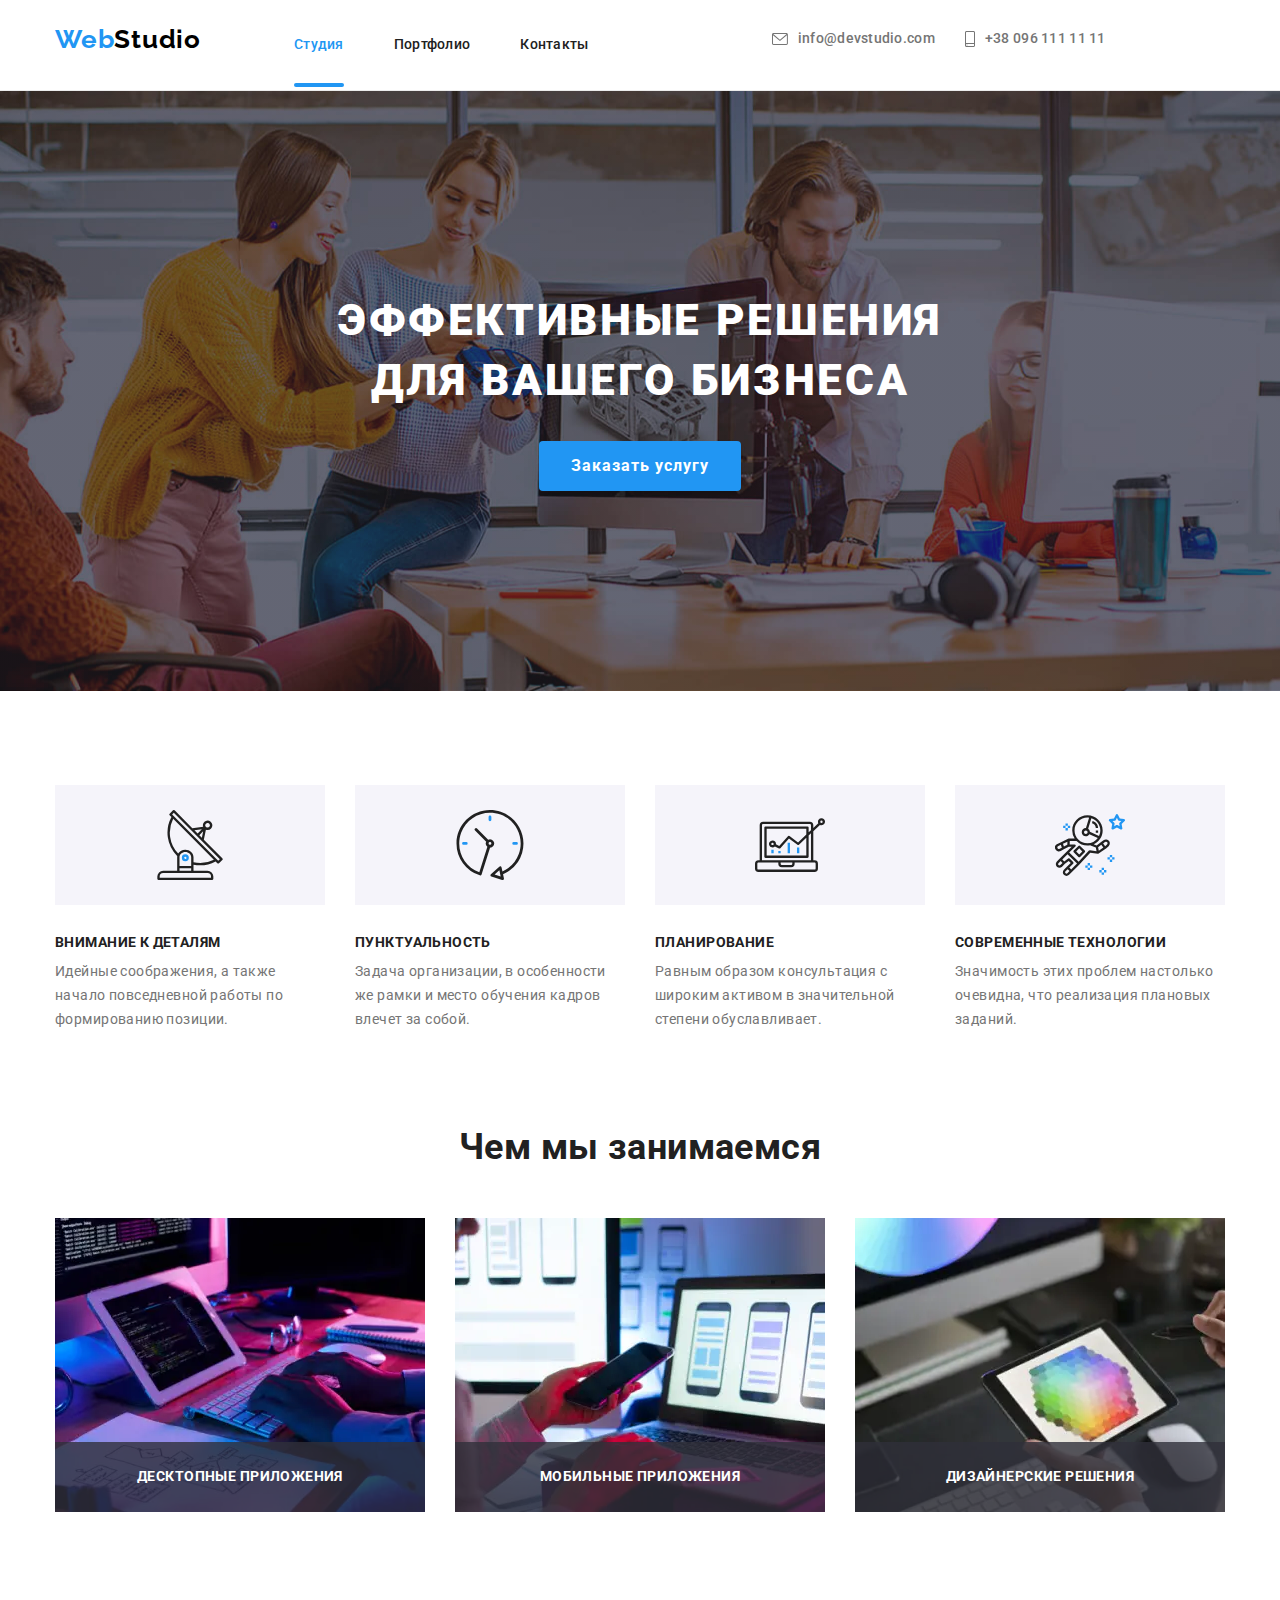
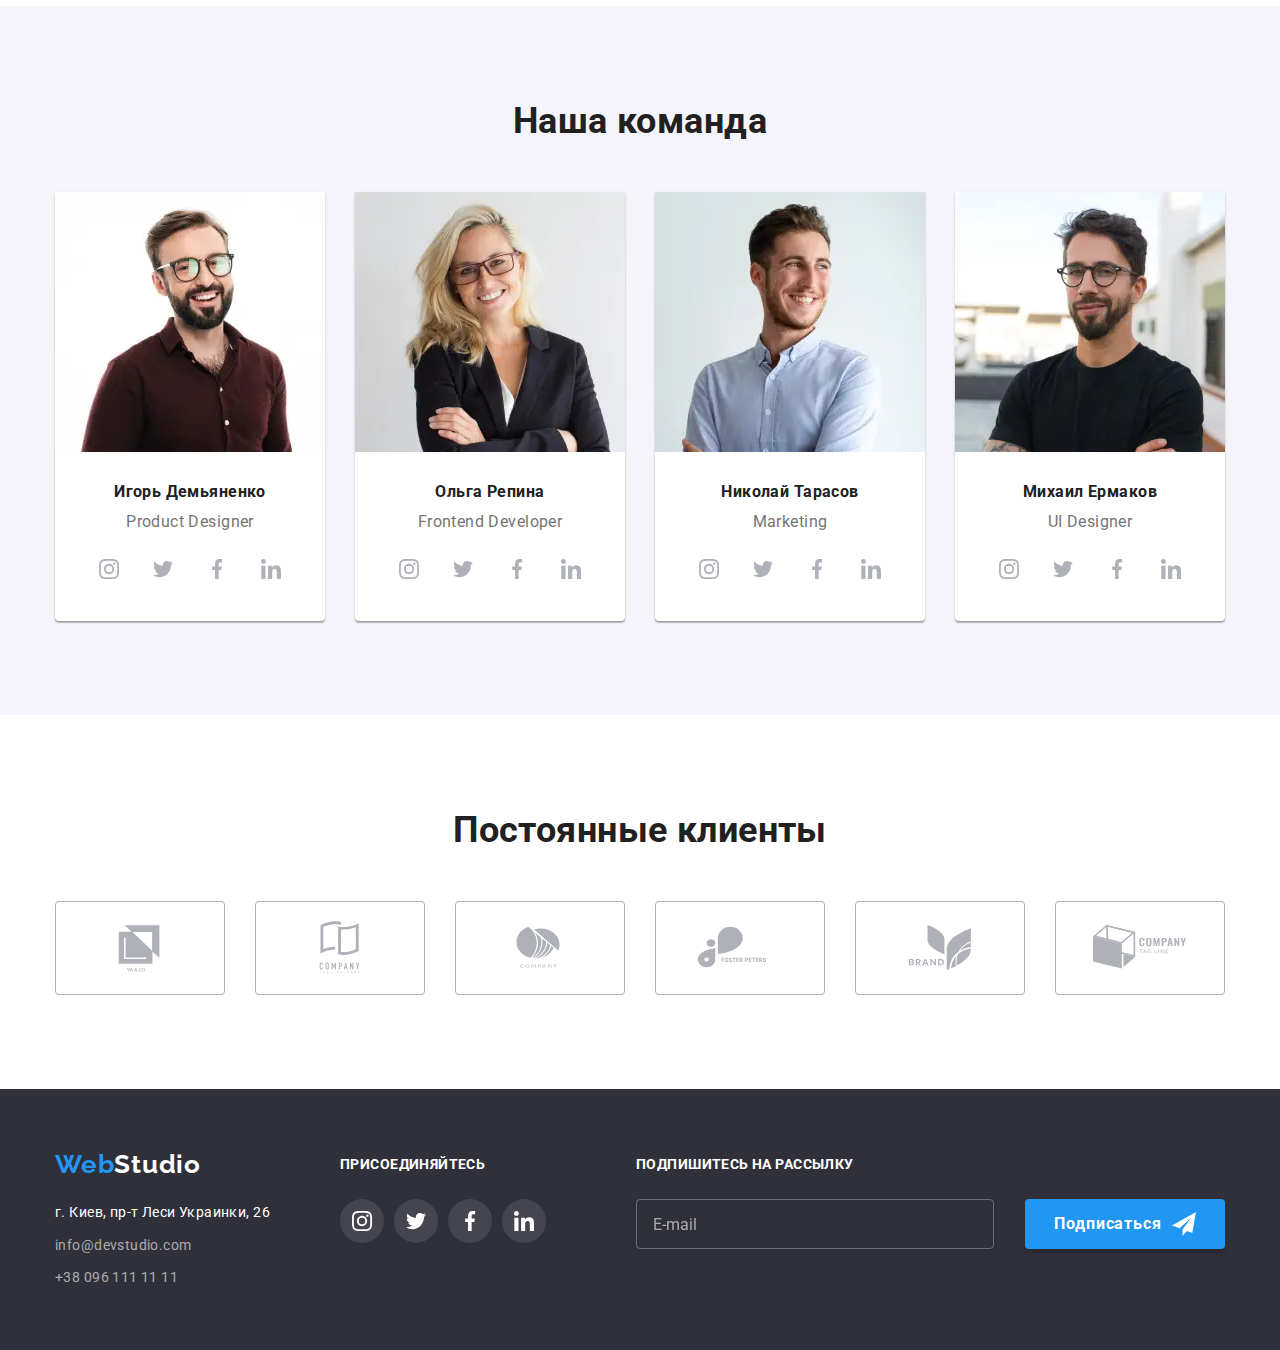
<file: index.html>
<!DOCTYPE html>
<html lang="ru">
  <head>
    <meta charset="UTF-8" />
    <meta http-equiv="X-UA-Compatible" content="IE=edge" />
    <meta name="viewport" content="width=device-width, initial-scale=1.0" />
    <title>WebStudio</title>
    <link rel="preconnect" href="https://fonts.gstatic.com" />
    <link
      href="https://fonts.googleapis.com/css2?family=Raleway:wght@700&family=Roboto:wght@400;500;700;900&display=swap"
      rel="stylesheet"
    />
    <link rel="stylesheet" href="./css/main.min.css" />
  </head>
  <body>
    <!-- Шапка сайта -->
    <header class="page-header">
      <div class="container">
        <nav class="nav">
          <a href="./" class="logo link page-header__logo"
            >Web<span class="logo__word logo__word--black">Studio</span></a
          >
          <ul class="site-nav list">
            <li class="site-nav__item">
              <a href="" class="link site-nav__link site-nav__link--current"
                >Студия</a
              >
            </li>
            <li class="site-nav__item">
              <a href="./portfolio.html" class="link site-nav__link"
                >Портфолио</a
              >
            </li>
            <li class="site-nav__item">
              <a href="" class="link site-nav__link">Контакты</a>
            </li>
          </ul>
        </nav>
        <ul class="contact list">
          <li class="contact__item">
            <a href="mailto:info@devstudio.com" class="contact__link link"
              ><svg class="contact__icon" width="16" height="12">
                <use href="./images/icons.svg#icon-envelope"></use></svg
              >info@devstudio.com</a
            >
          </li>
          <li class="contact__item">
            <a href="tel:+380961111111" class="contact__link link">
              <svg class="contact__icon" width="10px" height="16px">
                <use href="./images/icons.svg#icon-smartphone"></use>
              </svg>
              +38 096 111 11 11</a
            >
          </li>
        </ul>
        <div class="box-mobile-menu">
          <button class="mobile-menu__btn is-open" data-menu-button>
            <svg
              class="mobile-menu__icon"
              width="40"
              height="40"
              aria-label="Переключатель мобильного меню"
            >
              <use
                class="mobile-menu__icon-menu"
                href="./images/icons.svg#icon-menu"
              ></use>
              <use
                class="mobile-menu__icon-close"
                href="./images/icons.svg#icon-close"
              ></use>
            </svg>
          </button>
          <div class="mobile-menu" data-menu>
            <ul class="mobile-site-nav list">
              <li class="mobile-site-nav__item">
                <a href="" class="link mobile-menu__link">Студия</a>
              </li>
              <li class="mobile-site-nav__item">
                <a href="./portfolio.html" class="link mobile-menu__link"
                  >Портфолио</a
                >
              </li>
              <li class="mobile-site-nav__item">
                <a href="" class="link mobile-menu__link">Контакты</a>
              </li>
            </ul>
            <ul class="mobile-contact list">
              <li class="mobile-contact__item mobile-item-phone">
                <a href="tel:+380961111111" class="contact__link link">
                  +38 096 111 11 11</a
                >
              </li>
              <li class="mobile-contact__item mobile-item-email">
                <a href="mailto:info@devstudio.com" class="contact__link link"
                  >info@devstudio.com</a
                >
              </li>
            </ul>
            <ul class="mobile-social__list list">
              <li class="mobile-social__item">
                <a
                  class="mobile-social__link link"
                  href="https://www.instagram.com/"
                  target="_blank"
                  rel="noopener noreferrer"
                  >Instagram</a
                >
              </li>
              <li class="mobile-social__item">
                <a
                  class="mobile-social__link link"
                  href="https://www.https://twitter.com/"
                  target="_blank"
                  rel="noopener noreferrer"
                  >Twitter</a
                >
              </li>
              <li class="mobile-social__item">
                <a
                  class="mobile-social__link link"
                  href="https://www.facebook.com/"
                  target="_blank"
                  rel="noopener noreferrer"
                  >Facebook</a
                >
              </li>
              <li class="mobile-social__item">
                <a
                  class="mobile-social__link link"
                  href="https://www.https://www.linkedin.com/"
                  target="_blank"
                  rel="noopener noreferrer"
                  >LinkedIn</a
                >
              </li>
            </ul>
          </div>
        </div>
      </div>
    </header>
    <main>
      <!-- Герой -->
      <section class="hero hero--centre">
        <div class="container">
          <h1 class="hero__title">
            Эффективные решения <br />
            для вашего бизнеса
          </h1>
          <button
            data-modal-open
            type="button"
            class="btn hero__button btn-actions"
          >
            Заказать услугу
          </button>
        </div>
      </section>
      <!-- Преимущества -->
      <section class="section section--without-indent">
        <div class="container">
          <h2 class="visually-hidden">Преимущества</h2>
          <ul class="advantage list card-set">
            <li class="advantage__item">
              <div class="advantage__box-icon">
                <svg class="advantage__icon">
                  <use href="./images/icons.svg#icon-antenna"></use>
                </svg>
              </div>
              <h3 class="advantage__title">Внимание к деталям</h3>
              <p class="advantage-text">
                Идейные соображения, а также начало повседневной работы по
                формированию позиции.
              </p>
            </li>
            <li class="advantage__item">
              <div class="advantage__box-icon">
                <svg class="advantage__icon">
                  <use href="./images/icons.svg#icon-clock"></use>
                </svg>
              </div>
              <h3 class="advantage__title">Пунктуальность</h3>
              <p>
                Задача организации, в особенности же рамки и место обучения
                кадров влечет за собой.
              </p>
            </li>
            <li class="advantage__item">
              <div class="advantage__box-icon">
                <svg class="advantage__icon">
                  <use href="./images/icons.svg#icon-diagram"></use>
                </svg>
              </div>
              <h3 class="advantage__title">Планирование</h3>
              <p>
                Равным образом консультация с широким активом в значительной
                степени обуславливает.
              </p>
            </li>
            <li class="advantage__item">
              <div class="advantage__box-icon">
                <svg class="advantage__icon">
                  <use href="./images/icons.svg#icon-astronaut"></use>
                </svg>
              </div>
              <h3 class="advantage__title">Современные технологии</h3>
              <p>
                Значимость этих проблем настолько очевидна, что реализация
                плановых заданий.
              </p>
            </li>
          </ul>
        </div>
      </section>
      <!-- Примеры работ -->
      <section class="section container--hidden">
        <div class="container">
          <h2 class="section__title">Чем мы занимаемся</h2>
          <ul class="list card-set list-example">
            <li class="list-example__item">
              <picture>
                <source
                  srcset="
                    ./images/desktop/what-we-do/box1.webp    1x,
                    ./images/desktop/what-we-do/box1@2x.webp 2x
                  "
                  media="(min-width: 1200px)"
                  type="image/webp"
                />
                <source
                  srcset="
                    ./images/desktop/what-we-do/box1.jpg    1x,
                    ./images/desktop/what-we-do/box1@2x.jpg 2x
                  "
                  media="(min-width: 1200px)"
                  type="image/jpeg"
                />
                <img
                  src="./images/desktop/what-we-do/box1.jpg"
                  alt="Десктопные приложения"
                  width="370"
                  height="294"
                />
              </picture>

              <h3 class="list-example__title">Десктопные приложения</h3>
            </li>
            <li class="list-example__item">
              <picture>
                <source
                  srcset="
                    ./images/desktop/what-we-do/box-2.webp    1x,
                    ./images/desktop/what-we-do/box-2@2x.webp 2x
                  "
                  media="(min-width: 1200px)"
                  type="image/webp"
                />
                <source
                  srcset="
                    ./images/desktop/what-we-do/box-2.jpg    1x,
                    ./images/desktop/what-we-do/box-2@2x.jpg 2x
                  "
                  media="(min-width: 1200px)"
                  type="image/jpeg"
                />
                <img
                  src="./images/desktop/what-we-do/box-2.jpg"
                  alt="Мобильные приложения"
                  width="370"
                  height="294"
                />
              </picture>

              <h3 class="list-example__title">Мобильные приложения</h3>
            </li>
            <li class="list-example__item">
              <picture>
                <source
                  srcset="
                    ./images/desktop/what-we-do/box-3.webp    1x,
                    ./images/desktop/what-we-do/box-3@2x.webp 2x
                  "
                  media="(min-width: 1200px)"
                  type="image/webp"
                />
                <source
                  srcset="
                    ./images/desktop/what-we-do/box-3.jpg    1x,
                    ./images/desktop/what-we-do/box-3@2x.jpg 2x
                  "
                  media="(min-width: 1200px)"
                  type="image/jpeg"
                />
                <img
                  src="./images/desktop/what-we-do/box-3.jpg"
                  alt="Дизайнерские решения"
                  width="370"
                  height="294"
                />
              </picture>

              <h3 class="list-example__title">Дизайнерские решения</h3>
            </li>
          </ul>
        </div>
      </section>
      <!-- Команда -->
      <section class="section section--grey-command">
        <div class="container">
          <h2 class="section__title">Наша команда</h2>
          <ul class="list card-set">
            <li class="list__card">
              <picture>
                <source
                  srcset="
                    ./images/desktop/team/ourteam-1.webp    1x,
                    ./images/desktop/team/ourteam-1@2x.webp 2x
                  "
                  media="(min-width: 1200px)"
                  type="image/webp"
                />
                <source
                  srcset="
                    ./images/tablet/team/ourteam-1.webp    1x,
                    ./images/tablet/team/ourteam-1@2x.webp 2x
                  "
                  media="(min-width: 768px)"
                  type="image/webp"
                />
                <source
                  srcset="
                    ./images/mobile/team/ourteam-1.webp    1x,
                    ./images/mobile/team/ourteam-1@2x.webp 2x
                  "
                  media="(max-width: 767.98px)"
                  type="image/webp"
                />
                <source
                  srcset="
                    ./images/desktop/team/ourteam-1.jpg    1x,
                    ./images/desktop/team/ourteam-1@2x.jpg 2x
                  "
                  media="(min-width: 1200px)"
                  type="image/jpeg"
                />
                <source
                  srcset="
                    ./images/tablet/team/ourteam-1.jpg    1x,
                    ./images/tablet/team/ourteam-1@2x.jpg 2x
                  "
                  media="(min-width: 768px)"
                  type="image/jpeg"
                />
                <source
                  srcset="
                    ./images/mobile/team/ourteam-1.jpg    1x,
                    ./images/mobile/team/ourteam-1@2x.jpg 2x
                  "
                  media="(max-width: 767.98px)"
                  type="image/jpeg"
                />
                <img
                  src="./images/mobile/team/outeam-1.jpg"
                  alt="Игорь Демьяненко"
                  width="450"
                  height="460"
                />
              </picture>

              <div class="list__text-card">
                <h3 class="list__caption card-info">Игорь Демьяненко</h3>
                <p class="list__text card-info">Product Designer</p>
              </div>
              <ul class="social-icon list">
                <li class="social-icon__item">
                  <a
                    href=""
                    class="social-icon__link"
                    target="_blank"
                    rel="noopener noreferrer"
                  >
                    <svg class="social-icon__svg">
                      <use href="./images/icons.svg#icon-instagram-2"></use>
                    </svg>
                  </a>
                </li>
                <li class="social-icon__item">
                  <a
                    href=""
                    class="social-icon__link"
                    target="_blank"
                    rel="noopener noreferrer"
                  >
                    <svg class="social-icon__svg">
                      <use href="./images/icons.svg#icon-twitter-1"></use>
                    </svg>
                  </a>
                </li>
                <li class="social-icon__item">
                  <a
                    href=""
                    class="social-icon__link"
                    target="_blank"
                    rel="noopener noreferrer"
                  >
                    <svg class="social-icon__svg">
                      <use href="./images/icons.svg#icon-facebook-1"></use>
                    </svg>
                  </a>
                </li>
                <li class="social-icon__item">
                  <a
                    href=""
                    class="social-icon__link"
                    target="_blank"
                    rel="noopener noreferrer"
                  >
                    <svg class="social-icon__svg">
                      <use href="./images/icons.svg#icon-linkedin-1"></use>
                    </svg>
                  </a>
                </li>
              </ul>
            </li>
            <li class="list__card">
              <picture>
                <source
                  srcset="
                    ./images/desktop/team/ourteam-2.webp    1x,
                    ./images/desktop/team/ourteam-2@2x.webp 2x
                  "
                  media="(min-width: 1200px)"
                  type="image/webp"
                />
                <source
                  srcset="
                    ./images/tablet/team/ourteam-2.webp    1x,
                    ./images/tablet/team/ourteam-2@2x.webp 2x
                  "
                  media="(min-width: 768px)"
                  type="image/webp"
                />
                <source
                  srcset="
                    ./images/mobile/team/ourteam-2.webp    1x,
                    ./images/mobile/team/ourteam-2@2x.webp 2x
                  "
                  media="(max-width: 767.98px)"
                  type="image/webp"
                />
                <source
                  srcset="
                    ./images/desktop/team/ourteam-2.jpg    1x,
                    ./images/desktop/team/ourteam-2@2x.jpg 2x
                  "
                  media="(min-width: 1200px)"
                  type="image/jpeg"
                />
                <source
                  srcset="
                    ./images/tablet/team/ourteam-2.jpg    1x,
                    ./images/tablet/team/ourteam-2@2x.jpg 2x
                  "
                  media="(min-width: 768px)"
                  type="image/jpeg"
                />
                <source
                  srcset="
                    ./images/mobile/team/ourteam-2.jpg    1x,
                    ./images/mobile/team/ourteam-2@2x.jpg 2x
                  "
                  media="(max-width: 767.98px)"
                  type="image/jpeg"
                />
                <img
                  src="./images/mobile/team/ourteam-2.jpg"
                  alt="Ольга Репина"
                  width="270"
                  height="260"
                />
              </picture>

              <div class="list__text-card">
                <h3 class="list__caption card-info">Ольга Репина</h3>
                <p class="list__text card-info">Frontend Developer</p>
              </div>
              <ul class="social-icon list">
                <li class="social-icon__item">
                  <a
                    href=""
                    class="social-icon__link"
                    target="_blank"
                    rel="noopener noreferrer"
                  >
                    <svg class="social-icon__svg">
                      <use href="./images/icons.svg#icon-instagram-2"></use>
                    </svg>
                  </a>
                </li>
                <li class="social-icon__item">
                  <a
                    href=""
                    class="social-icon__link"
                    target="_blank"
                    rel="noopener noreferrer"
                  >
                    <svg class="social-icon__svg">
                      <use href="./images/icons.svg#icon-twitter-1"></use>
                    </svg>
                  </a>
                </li>
                <li class="social-icon__item">
                  <a
                    href=""
                    class="social-icon__link"
                    target="_blank"
                    rel="noopener noreferrer"
                  >
                    <svg class="social-icon__svg">
                      <use href="./images/icons.svg#icon-facebook-1"></use>
                    </svg>
                  </a>
                </li>
                <li class="social-icon__item">
                  <a
                    href=""
                    class="social-icon__link"
                    target="_blank"
                    rel="noopener noreferrer"
                  >
                    <svg class="social-icon__svg">
                      <use href="./images/icons.svg#icon-linkedin-1"></use>
                    </svg>
                  </a>
                </li>
              </ul>
            </li>
            <li class="list__card">
              <picture>
                <source
                  srcset="
                    ./images/desktop/team/ourteam-3.webp    1x,
                    ./images/desktop/team/ourteam-3@2x.webp 2x
                  "
                  media="(min-width: 1200px)"
                  type="image/webp"
                />
                <source
                  srcset="
                    ./images/tablet/team/ourteam-3.webp    1x,
                    ./images/tablet/team/ourteam-3@2x.webp 2x
                  "
                  media="(min-width: 768px)"
                  type="image/webp"
                />
                <source
                  srcset="
                    ./images/mobile/team/ourteam-3.webp    1x,
                    ./images/mobile/team/ourteam-3@2x.webp 2x
                  "
                  media="(max-width: 767.98px)"
                  type="image/webp"
                />
                <source
                  srcset="
                    ./images/desktop/team/ourteam-3.jpg    1x,
                    ./images/desktop/team/ourteam-3@2x.jpg 2x
                  "
                  media="(min-width: 1200px)"
                  type="image/jpeg"
                />
                <source
                  srcset="
                    ./images/tablet/team/ourteam-3.jpg    1x,
                    ./images/tablet/team/ourteam-3@2x.jpg 2x
                  "
                  media="(min-width: 768px)"
                  type="image/jpeg"
                />
                <source
                  srcset="
                    ./images/mobile/team/ourteam-3.jpg    1x,
                    ./images/mobile/team/ourteam-3@2x.jpg 2x
                  "
                  media="(max-width: 767.98px)"
                  type="image/jpeg"
                />
                <img
                  src="./images/mobile/team/ourteam-3.jpg"
                  alt="Николай Тарасов"
                  width="270"
                  height="260"
                />
              </picture>

              <div class="list__text-card">
                <h3 class="list__caption card-info">Николай Тарасов</h3>
                <p class="list__text card-info">Marketing</p>
              </div>
              <ul class="social-icon list">
                <li class="social-icon__item">
                  <a
                    href=""
                    class="social-icon__link"
                    target="_blank"
                    rel="noopener noreferrer"
                  >
                    <svg class="social-icon__svg">
                      <use href="./images/icons.svg#icon-instagram-2"></use>
                    </svg>
                  </a>
                </li>
                <li class="social-icon__item">
                  <a
                    href=""
                    class="social-icon__link"
                    target="_blank"
                    rel="noopener noreferrer"
                  >
                    <svg class="social-icon__svg">
                      <use href="./images/icons.svg#icon-twitter-1"></use>
                    </svg>
                  </a>
                </li>
                <li class="social-icon__item">
                  <a
                    href=""
                    class="social-icon__link"
                    target="_blank"
                    rel="noopener noreferrer"
                  >
                    <svg class="social-icon__svg">
                      <use href="./images/icons.svg#icon-facebook-1"></use>
                    </svg>
                  </a>
                </li>
                <li class="social-icon__item">
                  <a
                    href=""
                    class="social-icon__link"
                    target="_blank"
                    rel="noopener noreferrer"
                  >
                    <svg class="social-icon__svg">
                      <use href="./images/icons.svg#icon-linkedin-1"></use>
                    </svg>
                  </a>
                </li>
              </ul>
            </li>
            <li class="list__card">
              <picture>
                <source
                  srcset="
                    ./images/desktop/team/ourteam-4.webp    1x,
                    ./images/desktop/team/ourteam-4@2x.webp 2x
                  "
                  media="(min-width: 1200px)"
                  type="image/webp"
                />
                <source
                  srcset="
                    ./images/tablet/team/ourteam-4.webp    1x,
                    ./images/tablet/team/ourteam-4@2x.webp 2x
                  "
                  media="(min-width: 768px)"
                  type="image/webp"
                />
                <source
                  srcset="
                    ./images/mobile/team/ourteam-4.webp    1x,
                    ./images/mobile/team/ourteam-4@2x.webp 2x
                  "
                  media="(max-width: 767.98px)"
                  type="image/webp"
                />
                <source
                  srcset="
                    ./images/desktop/team/ourteam-4.jpg    1x,
                    ./images/desktop/team/ourteam-4@2x.jpg 2x
                  "
                  media="(min-width: 1200px)"
                  type="image/jpeg"
                />
                <source
                  srcset="
                    ./images/tablet/team/ourteam-4.jpg    1x,
                    ./images/tablet/team/ourteam-4@2x.jpg 2x
                  "
                  media="(min-width: 768px)"
                  type="image/jpeg"
                />
                <source
                  srcset="
                    ./images/mobile/team/ourteam-4.jpg    1x,
                    ./images/mobile/team/ourteam-4@2x.jpg 2x
                  "
                  media="(max-width: 767.98px)"
                  type="image/jpeg"
                />
                <img
                  src="./images/mobile/team/ourteam-4.jpg"
                  alt="Михаил Ермаков"
                  width="270"
                  height="260"
                />
              </picture>
              <div class="list__text-card">
                <h3 class="list__caption card-info">Михаил Ермаков</h3>
                <p class="list__text card-info">UI Designer</p>
              </div>
              <ul class="social-icon list">
                <li class="social-icon__item">
                  <a
                    href=""
                    class="social-icon__link"
                    target="_blank"
                    rel="noopener noreferrer"
                  >
                    <svg class="social-icon__svg">
                      <use href="./images/icons.svg#icon-instagram-2"></use>
                    </svg>
                  </a>
                </li>
                <li class="social-icon__item">
                  <a
                    href=""
                    class="social-icon__link"
                    target="_blank"
                    rel="noopener noreferrer"
                  >
                    <svg class="social-icon__svg">
                      <use href="./images/icons.svg#icon-twitter-1"></use>
                    </svg>
                  </a>
                </li>
                <li class="social-icon__item">
                  <a
                    href=""
                    class="social-icon__link"
                    target="_blank"
                    rel="noopener noreferrer"
                  >
                    <svg class="social-icon__svg">
                      <use href="./images/icons.svg#icon-facebook-1"></use>
                    </svg>
                  </a>
                </li>
                <li class="social-icon__item">
                  <a
                    href=""
                    class="social-icon__link"
                    target="_blank"
                    rel="noopener noreferrer"
                  >
                    <svg class="social-icon__svg">
                      <use href="./images/icons.svg#icon-linkedin-1"></use>
                    </svg>
                  </a>
                </li>
              </ul>
            </li>
          </ul>
        </div>
      </section>
      <!-- Постоянные клиенты -->
      <section class="section">
        <div class="container">
          <h2 class="section__title">Постоянные клиенты</h2>
          <ul class="logo-list list">
            <li class="logo-list__item">
              <a
                href=""
                class="logo-list__link"
                target="_blank"
                rel="noopener noreferrer"
                ><svg class="logo-list__icon">
                  <use href="./images/icons.svg#icon-logo"></use></svg
              ></a>
            </li>
            <li class="logo-list__item">
              <a
                href=""
                class="logo-list__link"
                target="_blank"
                rel="noopener noreferrer"
                ><svg class="logo-list__icon">
                  <use href="./images/icons.svg#icon-logo-1"></use></svg
              ></a>
            </li>
            <li class="logo-list__item">
              <a
                href=""
                class="logo-list__link"
                target="_blank"
                rel="noopener noreferrer"
                ><svg class="logo-list__icon">
                  <use href="./images/icons.svg#icon-logo-2"></use></svg
              ></a>
            </li>
            <li class="logo-list__item">
              <a
                href=""
                class="logo-list__link"
                target="_blank"
                rel="noopener noreferrer"
                ><svg class="logo-list__icon">
                  <use href="./images/icons.svg#icon-logo-3"></use></svg
              ></a>
            </li>
            <li class="logo-list__item">
              <a
                href=""
                class="logo-list__link"
                target="_blank"
                rel="noopener noreferrer"
                ><svg class="logo-list__icon">
                  <use href="./images/icons.svg#icon-logo-4"></use></svg
              ></a>
            </li>
            <li class="logo-list__item">
              <a
                href=""
                class="logo-list__link"
                target="_blank"
                rel="noopener noreferrer"
                ><svg class="logo-list__icon">
                  <use href="./images/icons.svg#icon-logo-5"></use></svg
              ></a>
            </li>
          </ul>
        </div>
      </section>
    </main>
    <!-- Подвал страницы -->
    <footer class="footer">
      <div class="container">
        <div class="box-address">
          <a href="./" class="logo link"
            >Web<span class="logo__word logo__word--white">Studio</span></a
          >
          <address class="address">
            <ul class="list address-list address-list--margin-top">
              <li class="address__item">
                <a href="" class="list-not-link link"
                  >г. Киев, пр-т Леси Украинки, 26</a
                >
              </li>
              <li class="address__item">
                <a href="mailto:info@devstudio.com" class="address__link link"
                  >info@devstudio.com
                </a>
              </li>
              <li class="address__item">
                <a href="tel:+380961111111" class="address__link link"
                  >+38 096 111 11 11</a
                >
              </li>
            </ul>
          </address>
        </div>
        <div class="box-social">
          <h3 class="title-footer">Присоединяйтесь</h3>
          <ul class="footer-social list">
            <li class="footer-social__item">
              <a
                href=""
                class="footer-social__link"
                target="_blank"
                rel="noopener noreferrer"
                ><svg class="footer-social__svg">
                  <use href="./images/icons.svg#icon-instagram-2"></use></svg
              ></a>
            </li>
            <li class="footer-social__item">
              <a
                href=""
                class="footer-social__link"
                target="_blank"
                rel="noopener noreferrer"
                ><svg class="footer-social__svg">
                  <use href="./images/icons.svg#icon-twitter-1"></use></svg
              ></a>
            </li>
            <li class="footer-social__item">
              <a
                href=""
                class="footer-social__link"
                target="_blank"
                rel="noopener noreferrer"
                ><svg class="footer-social__svg">
                  <use href="./images/icons.svg#icon-facebook-1"></use></svg
              ></a>
            </li>
            <li class="footer-social__item">
              <a
                href=""
                class="footer-social__link"
                target="_blank"
                rel="noopener noreferrer"
                ><svg class="footer-social__svg">
                  <use href="./images/icons.svg#icon-linkedin-1"></use></svg
              ></a>
            </li>
          </ul>
        </div>
        <div class="box-subscribe">
          <h3 class="title-footer">Подпишитесь на рассылку</h3>
          <form class="form-subscribe">
            <input
              class="form-subscripe__field"
              type="email"
              name="email"
              placeholder="E-mail"
              required
            />
            <button type="submit" class="btn btn-actions">
              Подписаться<svg class="btn-actions__icon-send">
                <use href="./images/icons.svg#icon-icon-send"></use>
              </svg>
            </button>
          </form>
        </div>
      </div>
    </footer>
    <!-- Модальное окно -->
    <div class="backdrop is-hidden" data-modal>
      <div class="modal">
        <div class="box-close">
          <button data-modal-close type="button" class="close">
            <svg class="close__icon">
              <use href="./images/icons.svg#icon-close"></use>
            </svg>
          </button>
        </div>
        <div class="box-form">
          <b class="modal__action">Оставьте свои данные, мы вам перезвоним</b>
          <form class="">
            <label class="modal__text-label">
              Имя
              <input
                class="modal__field"
                type="text"
                name="user-name"
                required
              /><svg class="modal__icon-user">
                <use href="./images/icons.svg#icon-person-black"></use>
              </svg>
            </label>
            <label class="modal__text-label">
              Телефон
              <input class="modal__field" type="tel" name="phone" required />
              <svg class="modal__icon-user">
                <use href="./images/icons.svg#icon-phone-black"></use></svg
            ></label>
            <label class="modal__text-label">
              Почта
              <input class="modal__field" type="email" name="email" />
              <svg class="modal__icon-user">
                <use href="./images/icons.svg#icon-email-black"></use></svg
            ></label>
            <label class="modal__text-label">
              Коментарии
              <textarea
                class="feedback-field"
                name="feedback"
                placeholder="Введите текст"
              ></textarea>
            </label>
            <div class="box-checkbox">
              <input
                type="checkbox"
                name="user-checkbox"
                class="visually-hidden checkbox"
                id="user-checkbox"
                required
              />
              <label
                for="user-checkbox"
                class="checkbox-label modal__text-label"
              >
                Соглашаюсь с рассылкой и принимаю
                <a href="#" class="checkbox-link">Условия договора</a>
              </label>
            </div>
            <button type="submit" class="btn btn-actions">Отправить</button>
          </form>
        </div>
      </div>
    </div>
    <script src="./js/modal.js"></script>
    <script src="./js/menu.js"></script>
  </body>
</html>
</file>
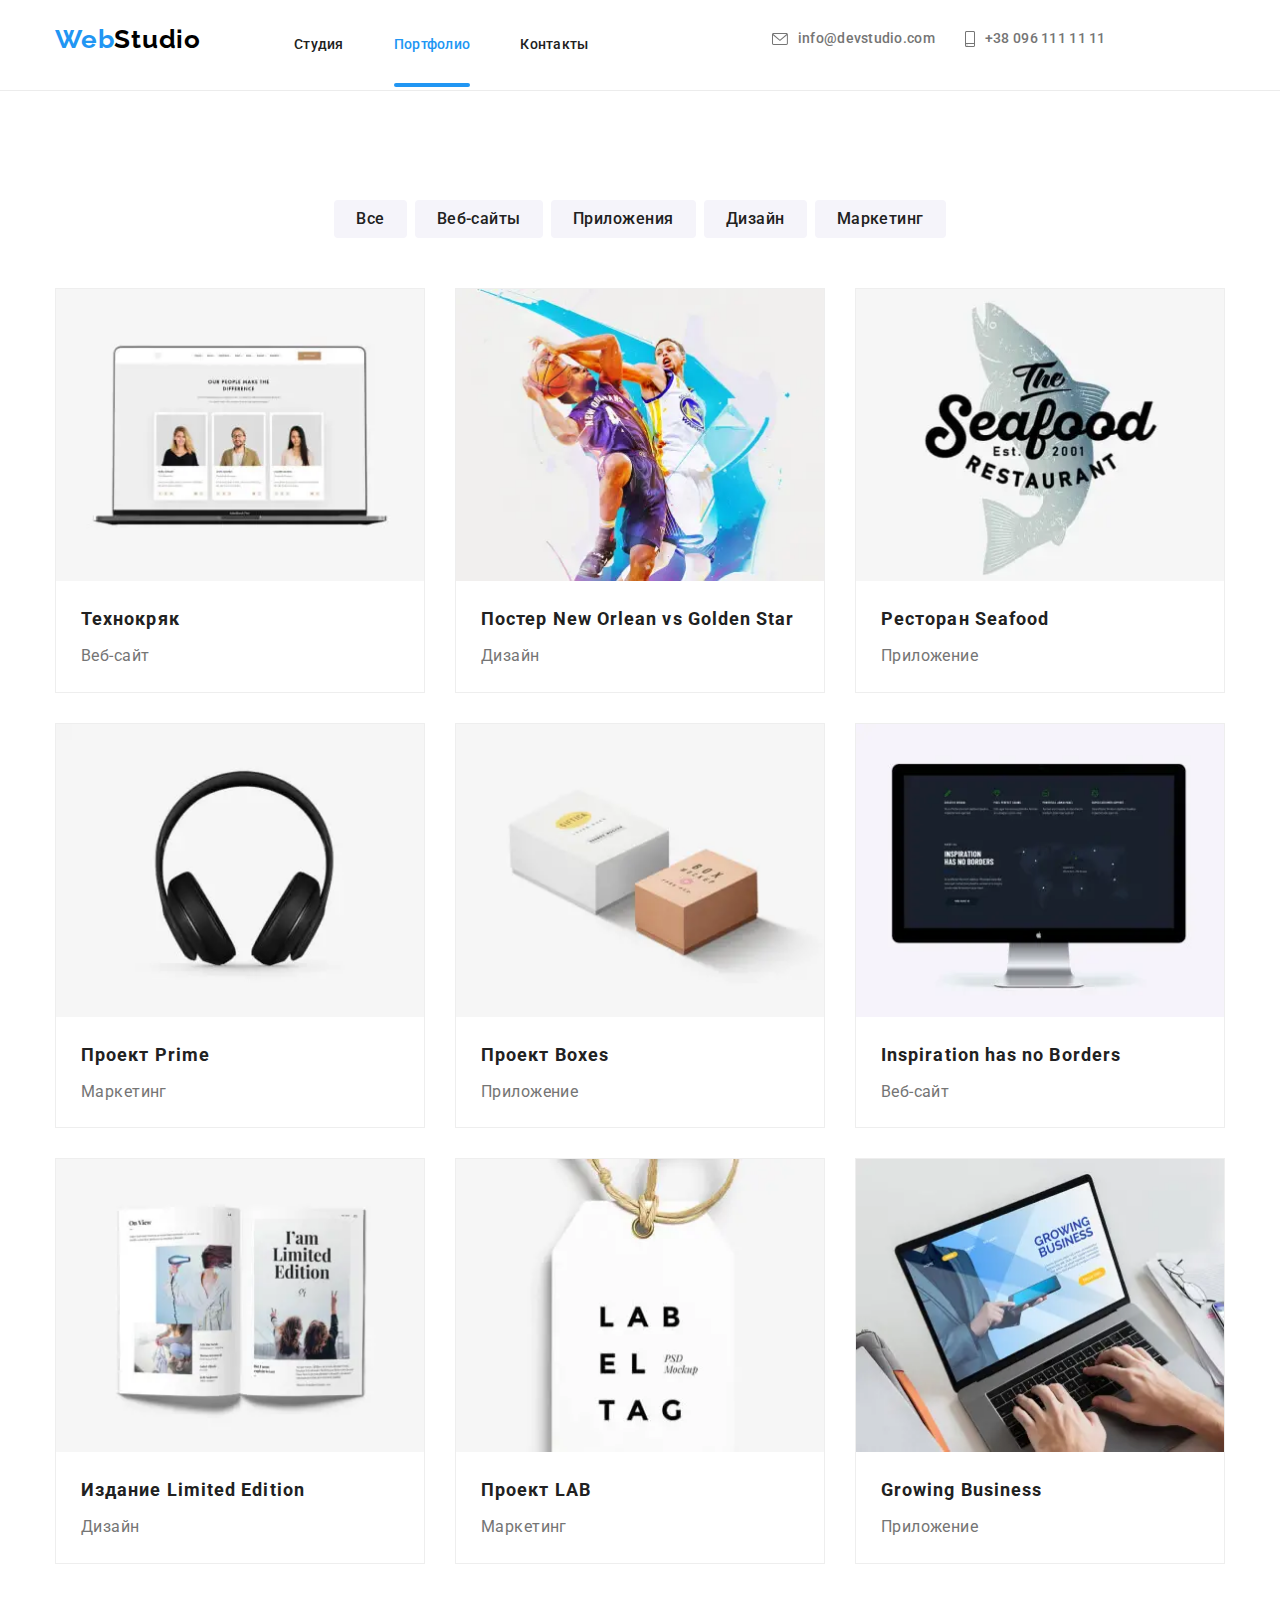
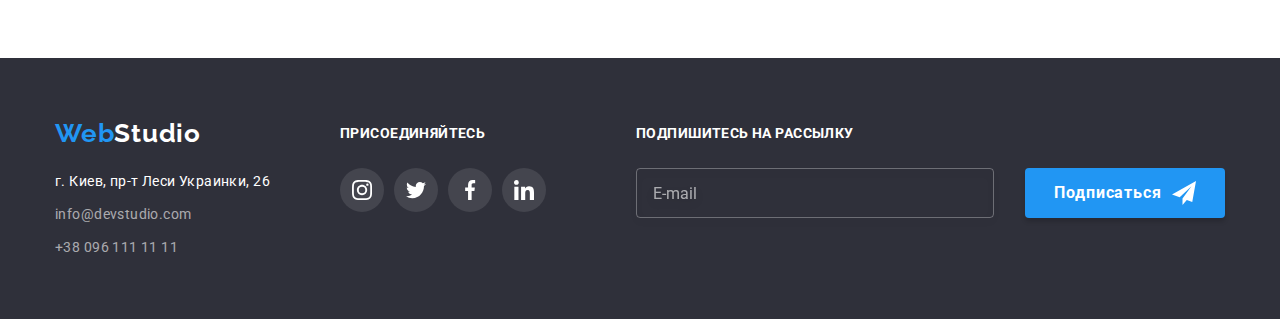
<file: portfolio.html>
<!DOCTYPE html>
<html lang="ru">
  <head>
    <meta charset="UTF-8" />
    <meta http-equiv="X-UA-Compatible" content="IE=edge" />
    <meta name="viewport" content="width=device-width, initial-scale=1.0" />
    <title>WebStudio</title>
    <link rel="preconnect" href="https://fonts.gstatic.com" />
    <link
      href="https://fonts.googleapis.com/css2?family=Raleway:wght@700&family=Roboto:wght@400;500;700;900&display=swap"
      rel="stylesheet"
    />
    <link rel="stylesheet" href="./css/main.min.css" />
  </head>
  <body>
    <!-- Шапка сайта -->
    <header class="page-header">
      <div class="container">
        <nav class="nav">
          <a href="index.html" class="logo link page-header__logo"
            >Web<span class="logo__word logo__word--black">Studio</span></a
          >
          <ul class="site-nav list">
            <li class="site-nav__item">
              <a href="index.html" class="link site-nav__link">Студия</a>
            </li>
            <li class="site-nav__item">
              <a
                href="./portfolio.html"
                class="link site-nav__link site-nav__link--current"
                >Портфолио</a
              >
            </li>
            <li class="site-nav__item">
              <a href="" class="link site-nav__link">Контакты</a>
            </li>
          </ul>
        </nav>
        <ul class="contact list">
          <li class="contact__item">
            <a href="mailto:info@devstudio.com" class="contact__link link"
              ><svg class="contact__icon" width="16" height="12">
                <use href="./images/icons.svg#icon-envelope"></use></svg
              >info@devstudio.com</a
            >
          </li>
          <li class="contact__item">
            <a href="tel:+380961111111" class="contact__link link"
              ><svg class="contact__icon" width="10px" height="16px">
                <use href="./images/icons.svg#icon-smartphone"></use>
              </svg>
              +38 096 111 11 11
            </a>
          </li>
        </ul>
        <div class="box-mobile-menu">
          <button class="mobile-menu__btn is-open" data-menu-button>
            <svg
              class="mobile-menu__icon"
              width="40"
              height="40"
              aria-label="Переключатель мобильного меню"
            >
              <use
                class="mobile-menu__icon-menu"
                href="./images/icons.svg#icon-menu"
              ></use>
              <use
                class="mobile-menu__icon-close"
                href="./images/icons.svg#icon-close"
              ></use>
            </svg>
          </button>
          <div class="mobile-menu" data-menu>
            <ul class="mobile-site-nav list">
              <li class="mobile-site-nav__item">
                <a href="./index.html" class="link mobile-menu__link">Студия</a>
              </li>
              <li class="mobile-site-nav__item">
                <a href="./portfolio.html" class="link mobile-menu__link"
                  >Портфолио</a
                >
              </li>
              <li class="mobile-site-nav__item">
                <a href="" class="link mobile-menu__link">Контакты</a>
              </li>
            </ul>
            <ul class="mobile-contact list">
              <li class="mobile-contact__item mobile-item-phone">
                <a href="tel:+380961111111" class="contact__link link">
                  +38 096 111 11 11</a
                >
              </li>
              <li class="mobile-contact__item mobile-item-email">
                <a href="mailto:info@devstudio.com" class="contact__link link"
                  >info@devstudio.com</a
                >
              </li>
            </ul>
            <ul class="mobile-social__list list">
              <li class="mobile-social__item">
                <a
                  class="mobile-social__link link"
                  href="https://www.instagram.com/"
                  target="_blank"
                  rel="noopener noreferrer"
                  >Instagram</a
                >
              </li>
              <li class="mobile-social__item">
                <a
                  class="mobile-social__link link"
                  href="https://www.https://twitter.com/"
                  target="_blank"
                  rel="noopener noreferrer"
                  >Twitter</a
                >
              </li>
              <li class="mobile-social__item">
                <a
                  class="mobile-social__link link"
                  href="https://www.facebook.com/"
                  target="_blank"
                  rel="noopener noreferrer"
                  >Facebook</a
                >
              </li>
              <li class="mobile-social__item">
                <a
                  class="mobile-social__link link"
                  href="https://www.https://www.linkedin.com/"
                  target="_blank"
                  rel="noopener noreferrer"
                  >LinkedIn</a
                >
              </li>
            </ul>
          </div>
        </div>
      </div>
    </header>
    <main>
      <!-- Портфолио -->
      <section class="section">
        <div class="container">
          <h1 class="visually-hidden">Портфолио</h1>
          <ul class="list filter filter--margin">
            <li class="filter__item">
              <button type="button" class="btn filter__btn">Все</button>
            </li>
            <li class="filter__item">
              <button type="button" class="btn filter__btn">Веб-сайты</button>
            </li>
            <li class="filter__item">
              <button type="button" class="btn filter__btn">Приложения</button>
            </li>
            <li class="filter__item">
              <button type="button" class="btn filter__btn">Дизайн</button>
            </li>
            <li class="filter__item">
              <button type="button" class="btn filter__btn">Маркетинг</button>
            </li>
          </ul>
          <ul class="list card-set portfolio">
            <li class="portfolio__item">
              <a href="" class="link portfolio__link"
                ><div class="portfolio__thumb">
                  <picture>
                    <source
                      srcset="
                        ./images/desktop/portfolio/portfolio1.webp    1x,
                        ./images/desktop/portfolio/portfolio1@2x.webp 2x
                      "
                      media="(min-width: 1200px)"
                      type="image/webp"
                    />
                    <source
                      srcset="
                        ./images/tablet/portfolio/portfolio1.webp    1x,
                        ./images/tablet/portfolio/portfolio1@2x.webp 2x
                      "
                      media="(min-width: 768px)"
                      type="image/webp"
                    />
                    <source
                      srcset="
                        ./images/mobile/portfolio/portfolio1.webp    1x,
                        ./images/mobile/portfolio/portfolio1@2x.webp 2x
                      "
                      media="(max-width: 767.98px)"
                      type="image/webp"
                    />
                    <source
                      srcset="
                        ./images/desktop/portfolio/portfolio1.jpg    1x,
                        ./images/desktop/portfolio/portfolio1@2x.jpg 2x
                      "
                      media="(min-width: 1200px)"
                      type="image/jpeg"
                    />
                    <source
                      srcset="
                        ./images/tablet/portfolio/portfolio1.jpg    1x,
                        ./images/tablet/portfolio/portfolio1@2x.jpg 2x
                      "
                      media="(min-width: 768px)"
                      type="image/jpeg"
                    />
                    <source
                      srcset="
                        ./images/mobile/portfolio/portfolio1.jpg    1x,
                        ./images/mobile/portfolio/portfolio1@2x.jpg 2x
                      "
                      media="(max-width: 767.98px)"
                      type="image/jpeg"
                    />
                    <img
                      class="portfolio__image"
                      src="./images/mobile/portfolio/portfolio1.jpg"
                      alt="Технокряк"
                      width="370"
                      height="294"
                    />
                  </picture>
                  <div class="overlay">
                    <p class="overlay__text">
                      Технокряк это современная площадка распространения
                      коронавируса. Компании используют эту платформу для
                      цифрового шпионажа и атак на защищённые сервера
                      конкурентов.
                    </p>
                  </div>
                </div>
                <div class="headline-portfolio">
                  <h2 class="headline-portfolio__title">Технокряк</h2>
                  <p class="headline-portfolio__text">Веб-сайт</p>
                </div>
              </a>
            </li>
            <li class="portfolio__item">
              <a href="" class="link portfolio__link"
                ><div class="portfolio__thumb">
                  <picture>
                    <source
                      srcset="
                        ./images/desktop/portfolio/portfolio2.webp    1x,
                        ./images/desktop/portfolio/portfolio2@2x.webp 2x
                      "
                      media="(min-width: 1200px)"
                      type="image/webp"
                    />
                    <source
                      srcset="
                        ./images/tablet/portfolio/portfolio2.webp    1x,
                        ./images/tablet/portfolio/portfolio2@2x.webp 2x
                      "
                      media="(min-width: 768px)"
                      type="image/webp"
                    />
                    <source
                      srcset="
                        ./images/mobile/portfolio/portfolio2.webp    1x,
                        ./images/mobile/portfolio/portfolio2@2x.webp 2x
                      "
                      media="(max-width: 767.98px)"
                      type="image/webp"
                    />
                    <source
                      srcset="
                        ./images/desktop/portfolio/portfolio2.jpg    1x,
                        ./images/desktop/portfolio/portfolio2@2x.jpg 2x
                      "
                      media="(min-width: 1200px)"
                      type="image/jpeg"
                    />
                    <source
                      srcset="
                        ./images/tablet/portfolio/portfolio2.jpg    1x,
                        ./images/tablet/portfolio/portfolio2@2x.jpg 2x
                      "
                      media="(min-width: 768px)"
                      type="image/jpeg"
                    />
                    <source
                      srcset="
                        ./images/mobile/portfolio/portfolio2.jpg    1x,
                        ./images/mobile/portfolio/portfolio2@2x.jpg 2x
                      "
                      media="(max-width: 767.98px)"
                      type="image/jpeg"
                    />
                    <img
                      class="portfolio__image"
                      src="./images/mobile/portfolio/portfolio2.jpg"
                      alt="Постер два баскетболиста"
                      width="370"
                      height="294"
                    />
                  </picture>
                  <div class="overlay">
                    <p class="overlay__text">
                      Технокряк это современная площадка распространения
                      коронавируса. Компании используют эту платформу для
                      цифрового шпионажа и атак на защищённые сервера
                      конкурентов.
                    </p>
                  </div>
                </div>
                <div class="headline-portfolio">
                  <h2 class="headline-portfolio__title">
                    Постер New Orlean vs Golden Star
                  </h2>
                  <p class="headline-portfolio__text">Дизайн</p>
                </div></a
              >
            </li>
            <li class="portfolio__item">
              <a href="" class="link portfolio__link"
                ><div class="portfolio__thumb">
                  <picture>
                    <source
                      srcset="
                        ./images/desktop/portfolio/portfolio3.webp    1x,
                        ./images/desktop/portfolio/portfolio3@2x.webp 2x
                      "
                      media="(min-width: 1200px)"
                      type="image/webp"
                    />
                    <source
                      srcset="
                        ./images/tablet/portfolio/portfolio3.webp    1x,
                        ./images/tablet/portfolio/portfolio3@2x.webp 2x
                      "
                      media="(min-width: 768px)"
                      type="image/webp"
                    />
                    <source
                      srcset="
                        ./images/mobile/portfolio/portfolio3.webp    1x,
                        ./images/mobile/portfolio/portfolio3@2x.webp 2x
                      "
                      media="(max-width: 767.98px)"
                      type="image/webp"
                    />
                    <source
                      srcset="
                        ./images/desktop/portfolio/portfolio3.jpg    1x,
                        ./images/desktop/portfolio/portfolio3@2x.jpg 2x
                      "
                      media="(min-width: 1200px)"
                      type="image/jpeg"
                    />
                    <source
                      srcset="
                        ./images/tablet/portfolio/portfolio3.jpg    1x,
                        ./images/tablet/portfolio/portfolio3@2x.jpg 2x
                      "
                      media="(min-width: 768px)"
                      type="image/jpeg"
                    />
                    <source
                      srcset="
                        ./images/mobile/portfolio/portfolio3.jpg    1x,
                        ./images/mobile/portfolio/portfolio3@2x.jpg 2x
                      "
                      media="(max-width: 767.98px)"
                      type="image/jpeg"
                    />
                    <img
                      class="portfolio__image"
                      src="./images/mobile/portfolio/portfolio3.jpg"
                      alt="Ресторан Seafood"
                      width="370"
                      height="294"
                    />
                  </picture>
                  <div class="overlay">
                    <p class="overlay__text">
                      Технокряк это современная площадка распространения
                      коронавируса. Компании используют эту платформу для
                      цифрового шпионажа и атак на защищённые сервера
                      конкурентов.
                    </p>
                  </div>
                </div>
                <div class="headline-portfolio">
                  <h2 class="headline-portfolio__title">Ресторан Seafood</h2>
                  <p class="headline-portfolio__text">Приложение</p>
                </div></a
              >
            </li>
            <li class="portfolio__item">
              <a href="" class="link portfolio__link"
                ><div class="portfolio__thumb">
                  <picture>
                    <source
                      srcset="
                        ./images/desktop/portfolio/portfolio4.webp    1x,
                        ./images/desktop/portfolio/portfolio4@2x.webp 2x
                      "
                      media="(min-width: 1200px)"
                      type="image/webp"
                    />
                    <source
                      srcset="
                        ./images/tablet/portfolio/portfolio4.webp    1x,
                        ./images/tablet/portfolio/portfolio4@2x.webp 2x
                      "
                      media="(min-width: 768px)"
                      type="image/webp"
                    />
                    <source
                      srcset="
                        ./images/mobile/portfolio/portfolio4.webp    1x,
                        ./images/mobile/portfolio/portfolio4@2x.webp 2x
                      "
                      media="(max-width: 767.98px)"
                      type="image/webp"
                    />
                    <source
                      srcset="
                        ./images/desktop/portfolio/portfolio4.jpg    1x,
                        ./images/desktop/portfolio/portfolio4@2x.jpg 2x
                      "
                      media="(min-width: 1200px)"
                      type="image/jpeg"
                    />
                    <source
                      srcset="
                        ./images/tablet/portfolio/portfolio4.jpg    1x,
                        ./images/tablet/portfolio/portfolio4@2x.jpg 2x
                      "
                      media="(min-width: 768px)"
                      type="image/jpeg"
                    />
                    <source
                      srcset="
                        ./images/mobile/portfolio/portfolio4.jpg    1x,
                        ./images/mobile/portfolio/portfolio4@2x.jpg 2x
                      "
                      media="(max-width: 767.98px)"
                      type="image/jpeg"
                    />
                    <img
                      class="portfolio__image"
                      src="./images/mobile/portfolio/portfolio4.jpg"
                      alt="Проект Prime"
                      width="370"
                      height="294"
                    />
                  </picture>
                  <div class="overlay">
                    <p class="overlay__text">
                      Технокряк это современная площадка распространения
                      коронавируса. Компании используют эту платформу для
                      цифрового шпионажа и атак на защищённые сервера
                      конкурентов.
                    </p>
                  </div>
                </div>
                <div class="headline-portfolio">
                  <h2 class="headline-portfolio__title">Проект Prime</h2>
                  <p class="headline-portfolio__text">Маркетинг</p>
                </div></a
              >
            </li>
            <li class="portfolio__item">
              <a href="" class="link portfolio__link"
                ><div class="portfolio__thumb">
                  <picture>
                    <source
                      srcset="
                        ./images/desktop/portfolio/portfolio5.webp    1x,
                        ./images/desktop/portfolio/portfolio5@2x.webp 2x
                      "
                      media="(min-width: 1200px)"
                      type="image/webp"
                    />
                    <source
                      srcset="
                        ./images/tablet/portfolio/portfolio5.webp    1x,
                        ./images/tablet/portfolio/portfolio5@2x.webp 2x
                      "
                      media="(min-width: 768px)"
                      type="image/webp"
                    />
                    <source
                      srcset="
                        ./images/mobile/portfolio/portfolio5.webp    1x,
                        ./images/mobile/portfolio/portfolio5@2x.webp 2x
                      "
                      media="(max-width: 767.98px)"
                      type="image/webp"
                    />
                    <source
                      srcset="
                        ./images/desktop/portfolio/portfolio5.jpg    1x,
                        ./images/desktop/portfolio/portfolio5@2x.jpg 2x
                      "
                      media="(min-width: 1200px)"
                      type="image/jpeg"
                    />
                    <source
                      srcset="
                        ./images/tablet/portfolio/portfolio5.jpg    1x,
                        ./images/tablet/portfolio/portfolio5@2x.jpg 2x
                      "
                      media="(min-width: 768px)"
                      type="image/jpeg"
                    />
                    <source
                      srcset="
                        ./images/mobile/portfolio/portfolio5.jpg    1x,
                        ./images/mobile/portfolio/portfolio5@2x.jpg 2x
                      "
                      media="(max-width: 767.98px)"
                      type="image/jpeg"
                    />
                    <img
                      class="portfolio__image"
                      src="./images/mobile/portfolio/portfolio5.jpg"
                      alt="Проект Boxes"
                      width="370"
                      height="294"
                    />
                  </picture>
                  <div class="overlay">
                    <p class="overlay__text">
                      Технокряк это современная площадка распространения
                      коронавируса. Компании используют эту платформу для
                      цифрового шпионажа и атак на защищённые сервера
                      конкурентов.
                    </p>
                  </div>
                </div>
                <div class="headline-portfolio">
                  <h2 class="headline-portfolio__title">Проект Boxes</h2>
                  <p class="headline-portfolio__text">Приложение</p>
                </div></a
              >
            </li>
            <li class="portfolio__item">
              <a href="" class="link portfolio__link">
                <div class="portfolio__thumb">
                  <picture>
                    <source
                      srcset="
                        ./images/desktop/portfolio/portfolio6.webp    1x,
                        ./images/desktop/portfolio/portfolio6@2x.webp 2x
                      "
                      media="(min-width: 1200px)"
                      type="image/webp"
                    />
                    <source
                      srcset="
                        ./images/tablet/portfolio/portfolio6.webp    1x,
                        ./images/tablet/portfolio/portfolio6@2x.webp 2x
                      "
                      media="(min-width: 768px)"
                      type="image/webp"
                    />
                    <source
                      srcset="
                        ./images/mobile/portfolio/portfolio6.webp    1x,
                        ./images/mobile/portfolio/portfolio6@2x.webp 2x
                      "
                      media="(max-width: 767.98px)"
                      type="image/webp"
                    />
                    <source
                      srcset="
                        ./images/desktop/portfolio/portfolio6.jpg    1x,
                        ./images/desktop/portfolio/portfolio6@2x.jpg 2x
                      "
                      media="(min-width: 1200px)"
                      type="image/jpeg"
                    />
                    <source
                      srcset="
                        ./images/tablet/portfolio/portfolio6.jpg    1x,
                        ./images/tablet/portfolio/portfolio6@2x.jpg 2x
                      "
                      media="(min-width: 768px)"
                      type="image/jpeg"
                    />
                    <source
                      srcset="
                        ./images/mobile/portfolio/portfolio6.jpg    1x,
                        ./images/mobile/portfolio/portfolio6@2x.jpg 2x
                      "
                      media="(max-width: 767.98px)"
                      type="image/jpeg"
                    />
                    <img
                      class="portfolio__image"
                      src="./images/mobile/portfolio/portfolio6.jpg"
                      alt="Insperation has no Borders"
                      width="370"
                      height="294"
                    />
                  </picture>
                  <div class="overlay">
                    <p class="overlay__text">
                      Технокряк это современная площадка распространения
                      коронавируса. Компании используют эту платформу для
                      цифрового шпионажа и атак на защищённые сервера
                      конкурентов.
                    </p>
                  </div>
                </div>
                <div class="headline-portfolio">
                  <h2 class="headline-portfolio__title">
                    Inspiration has no Borders
                  </h2>
                  <p class="headline-portfolio__text">Веб-сайт</p>
                </div>
              </a>
            </li>
            <li class="portfolio__item">
              <a href="" class="link portfolio__link"
                ><div class="portfolio__thumb">
                  <picture>
                    <source
                      srcset="
                        ./images/desktop/portfolio/portfolio7.webp    1x,
                        ./images/desktop/portfolio/portfolio7@2x.webp 2x
                      "
                      media="(min-width: 1200px)"
                      type="image/webp"
                    />
                    <source
                      srcset="
                        ./images/tablet/portfolio/portfolio7.webp    1x,
                        ./images/tablet/portfolio/portfolio7@2x.webp 2x
                      "
                      media="(min-width: 768px)"
                      type="image/webp"
                    />
                    <source
                      srcset="
                        ./images/mobile/portfolio/portfolio7.webp    1x,
                        ./images/mobile/portfolio/portfolio7@2x.webp 2x
                      "
                      media="(max-width: 767.98px)"
                      type="image/webp"
                    />
                    <source
                      srcset="
                        ./images/desktop/portfolio/portfolio7.jpg    1x,
                        ./images/desktop/portfolio/portfolio7@2x.jpg 2x
                      "
                      media="(min-width: 1200px)"
                      type="image/jpeg"
                    />
                    <source
                      srcset="
                        ./images/tablet/portfolio/portfolio7.jpg    1x,
                        ./images/tablet/portfolio/portfolio7@2x.jpg 2x
                      "
                      media="(min-width: 768px)"
                      type="image/jpeg"
                    />
                    <source
                      srcset="
                        ./images/mobile/portfolio/portfolio7.jpg    1x,
                        ./images/mobile/portfolio/portfolio7@2x.jpg 2x
                      "
                      media="(max-width: 767.98px)"
                      type="image/jpeg"
                    />
                    <img
                      class="portfolio__image"
                      src="./images/mobile/portfolio/portfolio7.jpg"
                      alt="Издание Limited Edition"
                      width="370"
                      height="294"
                    />
                  </picture>
                  <div class="overlay">
                    <p class="overlay__text">
                      Технокряк это современная площадка распространения
                      коронавируса. Компании используют эту платформу для
                      цифрового шпионажа и атак на защищённые сервера
                      конкурентов.
                    </p>
                  </div>
                </div>
                <div class="headline-portfolio">
                  <h2 class="headline-portfolio__title">
                    Издание Limited Edition
                  </h2>
                  <p class="headline-portfolio__text">Дизайн</p>
                </div></a
              >
            </li>
            <li class="portfolio__item">
              <a href="" class="link portfolio__link"
                ><div class="portfolio__thumb">
                  <picture>
                    <source
                      srcset="
                        ./images/desktop/portfolio/portfolio8.webp    1x,
                        ./images/desktop/portfolio/portfolio8@2x.webp 2x
                      "
                      media="(min-width: 1200px)"
                      type="image/webp"
                    />
                    <source
                      srcset="
                        ./images/tablet/portfolio/portfolio8.webp    1x,
                        ./images/tablet/portfolio/portfolio8@2x.webp 2x
                      "
                      media="(min-width: 768px)"
                      type="image/webp"
                    />
                    <source
                      srcset="
                        ./images/mobile/portfolio/portfolio8.webp    1x,
                        ./images/mobile/portfolio/portfolio8@2x.webp 2x
                      "
                      media="(max-width: 767.98px)"
                      type="image/webp"
                    />
                    <source
                      srcset="
                        ./images/desktop/portfolio/portfolio8.jpg    1x,
                        ./images/desktop/portfolio/portfolio8@2x.jpg 2x
                      "
                      media="(min-width: 1200px)"
                      type="image/jpeg"
                    />
                    <source
                      srcset="
                        ./images/tablet/portfolio/portfolio8.jpg    1x,
                        ./images/tablet/portfolio/portfolio8@2x.jpg 2x
                      "
                      media="(min-width: 768px)"
                      type="image/jpeg"
                    />
                    <source
                      srcset="
                        ./images/mobile/portfolio/portfolio8.jpg    1x,
                        ./images/mobile/portfolio/portfolio8@2x.jpg 2x
                      "
                      media="(max-width: 767.98px)"
                      type="image/jpeg"
                    />
                    <img
                      class="portfolio__image"
                      src="./images/mobile/portfolio/portfolio8.jpg"
                      alt="Проект LAB"
                      width="370"
                      height="294"
                    />
                  </picture>
                  <div class="overlay">
                    <p class="overlay__text">
                      Технокряк это современная площадка распространения
                      коронавируса. Компании используют эту платформу для
                      цифрового шпионажа и атак на защищённые сервера
                      конкурентов.
                    </p>
                  </div>
                </div>
                <div class="headline-portfolio">
                  <h2 class="headline-portfolio__title">Проект LAB</h2>
                  <p class="headline-portfolio__text">Маркетинг</p>
                </div>
              </a>
            </li>
            <li class="portfolio__item">
              <a href="" class="link portfolio__link"
                ><div class="portfolio__thumb">
                  <picture>
                    <source
                      srcset="
                        ./images/desktop/portfolio/portfolio9.webp    1x,
                        ./images/desktop/portfolio/portfolio9@2x.webp 2x
                      "
                      media="(min-width: 1200px)"
                      type="image/webp"
                    />
                    <source
                      srcset="
                        ./images/tablet/portfolio/portfolio9.webp    1x,
                        ./images/tablet/portfolio/portfolio9@2x.webp 2x
                      "
                      media="(min-width: 768px)"
                      type="image/webp"
                    />
                    <source
                      srcset="
                        ./images/mobile/portfolio/portfolio9.webp    1x,
                        ./images/mobile/portfolio/portfolio9@2x.webp 2x
                      "
                      media="(max-width: 767.98px)"
                      type="image/webp"
                    />
                    <source
                      srcset="
                        ./images/mobile/portfolio/portfolio9.jpg    1x,
                        ./images/mobile/portfolio/portfolio9@2x.jpg 2x
                      "
                      media="(min-width: 1200px)"
                      type="image/jpeg"
                    />
                    <source
                      srcset="
                        ./images/mobile/portfolio/portfolio9.jpg    1x,
                        ./images/mobile/portfolio/portfolio9@2x.jpg 2x
                      "
                      media="(min-width: 768px)"
                      type="image/jpeg"
                    />
                    <source
                      srcset="
                        ./images/mobile/portfolio/portfolio9.jpg    1x,
                        ./images/mobile/portfolio/portfolio9@2x.jpg 2x
                      "
                      media="(max-width: 767.98px)"
                      type="image/jpeg"
                    />
                    <img
                      class="portfolio__image"
                      src="./images/mobile/portfolio/portfolio9.jpg"
                      alt="Growing Business"
                      width="370"
                      height="294"
                    />
                  </picture>
                  <div class="overlay">
                    <p class="overlay__text">
                      Технокряк это современная площадка распространения
                      коронавируса. Компании используют эту платформу для
                      цифрового шпионажа и атак на защищённые сервера
                      конкурентов.
                    </p>
                  </div>
                </div>
                <div class="headline-portfolio">
                  <h2 class="headline-portfolio__title">Growing Business</h2>
                  <p class="headline-portfolio__text">Приложение</p>
                </div></a
              >
            </li>
          </ul>
        </div>
      </section>
    </main>

    <!-- Подвал страницы -->
    <footer class="footer">
      <div class="container">
        <div class="box-address">
          <a href="./" class="logo link"
            >Web<span class="logo__word logo__word--white">Studio</span></a
          >
          <address class="address">
            <ul class="list address-list address-list--margin-top">
              <li class="address__item">
                <a href="" class="list-not-link link"
                  >г. Киев, пр-т Леси Украинки, 26</a
                >
              </li>
              <li class="address__item">
                <a href="mailto:info@devstudio.com" class="address__link link"
                  >info@devstudio.com
                </a>
              </li>
              <li class="address__item">
                <a href="tel:+380961111111" class="address__link link"
                  >+38 096 111 11 11</a
                >
              </li>
            </ul>
          </address>
        </div>
        <div class="box-social">
          <h3 class="title-footer">Присоединяйтесь</h3>
          <ul class="footer-social list">
            <li class="footer-social__item">
              <a
                href=""
                class="footer-social__link"
                target="_blank"
                rel="noopener noreferrer"
                ><svg class="footer-social__svg">
                  <use href="./images/icons.svg#icon-instagram-2"></use></svg
              ></a>
            </li>
            <li class="footer-social__item">
              <a
                href=""
                class="footer-social__link"
                target="_blank"
                rel="noopener noreferrer"
                ><svg class="footer-social__svg">
                  <use href="./images/icons.svg#icon-twitter-1"></use></svg
              ></a>
            </li>
            <li class="footer-social__item">
              <a
                href=""
                class="footer-social__link"
                target="_blank"
                rel="noopener noreferrer"
                ><svg class="footer-social__svg">
                  <use href="./images/icons.svg#icon-facebook-1"></use></svg
              ></a>
            </li>
            <li class="footer-social__item">
              <a
                href=""
                class="footer-social__link"
                target="_blank"
                rel="noopener noreferrer"
                ><svg class="footer-social__svg">
                  <use href="./images/icons.svg#icon-linkedin-1"></use></svg
              ></a>
            </li>
          </ul>
        </div>
        <div class="box-subscribe">
          <h3 class="title-footer">Подпишитесь на рассылку</h3>
          <form class="form-subscribe">
            <input
              class="form-subscripe__field"
              type="email"
              name="email"
              placeholder="E-mail"
              required
            />
            <button type="submit" class="btn btn-actions">
              Подписаться<svg class="btn-actions__icon-send">
                <use href="./images/icons.svg#icon-icon-send"></use>
              </svg>
            </button>
          </form>
        </div>
      </div>
    </footer>
    <script src="./js/menu.js"></script>
  </body>
</html>
</file>
<file: css/main.min.css>
/*! modern-normalize v0.6.0 | MIT License | https://github.com/sindresorhus/modern-normalize */*,*::before,*::after{box-sizing:border-box}:root{-moz-tab-size:4;tab-size:4}html{line-height:1.15;-webkit-text-size-adjust:100%}body{margin:0}body{font-family:system-ui,-apple-system,"Segoe UI",Roboto,Helvetica,Arial,sans-serif,"Apple Color Emoji","Segoe UI Emoji"}hr{height:0}abbr[title]{text-decoration:underline dotted}b,strong{font-weight:bolder}code,kbd,samp,pre{font-family:SFMono-Regular, Consolas, 'Liberation Mono', Menlo, monospace;font-size:1em}small{font-size:80%}sub,sup{font-size:75%;line-height:0;position:relative;vertical-align:baseline}sub{bottom:-0.25em}sup{top:-0.5em}button,input,optgroup,select,textarea{font-family:inherit;font-size:100%;line-height:1.15;margin:0}button,select{text-transform:none}button,[type='button'],[type='reset'],[type='submit']{-webkit-appearance:button}button::-moz-focus-inner,[type='button']::-moz-focus-inner,[type='reset']::-moz-focus-inner,[type='submit']::-moz-focus-inner{border-style:none;padding:0}button:-moz-focusring,[type='button']:-moz-focusring,[type='reset']:-moz-focusring,[type='submit']:-moz-focusring{outline:1px dotted ButtonText}fieldset{padding:0.35em 0.75em 0.625em}legend{padding:0}progress{vertical-align:baseline}[type='number']::-webkit-inner-spin-button,[type='number']::-webkit-outer-spin-button{height:auto}[type='search']{-webkit-appearance:textfield;outline-offset:-2px}[type='search']::-webkit-search-decoration{-webkit-appearance:none}::-webkit-file-upload-button{-webkit-appearance:button;font:inherit}summary{display:list-item}:root{--primary-text-color: #757575;--accent-color: #2196f3;--title-text-color: #212121;--primary-white-color: #ffffff;--secondary-bg-color: #2f303a;--grey-bg-color: #f5f4fa;--main-font-family: 'Roboto', sans-serif;--social-icon-color: #afb1b8;--black-icon-color: #000000}.hero--centre,.hero__button,.box-form .btn-actions{margin-right:auto;margin-left:auto}.list-example__item{margin-left:30px;margin-top:30px;flex-basis:calc((100% - 3 * 30px) / 3)}html{box-sizing:border-box}*,*::before,*::after{box-sizing:inherit}body{background-color:var(--primary-white-color);color:var(--primary-text-color);font-family:var(--main-font-family);font-size:14px;line-height:1.71;letter-spacing:0.03em}h1,h2,h3,p{margin-top:0;margin-bottom:0}img{display:block;width:100%;height:auto}.visually-hidden{position:absolute !important;clip:rect(1px 1px 1px 1px);clip:rect(1px, 1px, 1px, 1px);padding:0 !important;border:0 !important;height:1px !important;width:1px !important;overflow:hidden}.list{list-style:none;margin:0;padding-left:0}.link{text-decoration:none}.section{padding-top:60px;padding-bottom:60px}@media screen and (min-width: 1200px){.section{padding-top:94px;padding-bottom:94px}}.btn{cursor:pointer}.container{width:100%;padding-left:15px;padding-right:15px}@media screen and (min-width: 480px){.container{max-width:480px;margin-right:auto;margin-left:auto}}@media screen and (min-width: 768px){.container{max-width:768px}}@media screen and (min-width: 1200px){.container{max-width:1200px}}@media screen and (min-width: 768px){.card-set{display:flex;flex-wrap:wrap;margin-left:-30px;margin-top:-30px}}.page-header{border-bottom:1px solid #ececec}.page-header .container{display:flex;align-items:center;justify-content:space-between;height:100%}@media screen and (min-width: 768px){.page-header__logo{margin-right:88px}}@media screen and (min-width: 1200px){.page-header__logo{margin-right:93px}}.page-header .link{padding-top:16px;padding-bottom:16px}@media screen and (min-width: 768px){.page-header .link{padding-top:26px;padding-bottom:36px}}@media screen and (min-width: 1200px){.page-header .link{padding-top:24px;padding-bottom:35px}}.nav{display:flex;align-items:center}.site-nav{display:none}@media screen and (min-width: 768px){.site-nav{display:flex}}.site-nav__item:not(:last-child){margin-right:50px}.site-nav__link{color:var(--title-text-color);font-weight:500;line-height:1.14;letter-spacing:0.02em;position:relative;transition:color 250ms cubic-bezier(0.4, 0, 0.2, 1)}.site-nav__link:hover,.site-nav__link:focus{color:var(--accent-color)}.site-nav__link--current{color:var(--accent-color)}.site-nav__link--current::after{content:'';position:absolute;left:0;bottom:0;display:block;width:100%;height:4px;background:var(--accent-color);border-radius:2px}.logo{color:var(--accent-color);font-family:'Raleway', sans-serif;font-weight:700;font-size:24px;line-height:1.19;letter-spacing:0.03em}@media screen and (min-width: 1200px){.logo{font-size:26px}}.logo__word--black{color:var(--black-icon-color)}.logo__word--white{color:var(--primary-white-color)}.btn-actions{letter-spacing:0.06em;color:var(--primary-white-color);font-weight:700;font-size:16px;line-height:1.87;display:flex;border:0;align-items:center;background-color:var(--accent-color);box-shadow:0px 4px 4px rgba(0,0,0,0.15);border-radius:4px}.footer .btn-actions{padding:0;box-sizing:border-box;width:200px;height:50px;right:0;display:flex;justify-content:center;align-items:center}.footer .btn-actions .btn-actions__icon-send{width:24px;height:24px;margin-left:10px}.filter__btn{background-color:var(--grey-bg-color);color:var(--title-text-color);font-weight:500;font-size:16px;line-height:1.62;text-align:center;letter-spacing:0.03em;border:0;border-radius:4px;padding:6px 22px;transition:all 250ms cubic-bezier(0.4, 0, 0.2, 1)}.filter__btn:hover,.filter__btn:focus{background-color:var(--accent-color);color:var(--primary-white-color);box-shadow:0px 3px 1px rgba(0,0,0,0.1),0px 1px 2px rgba(0,0,0,0.08),0px 2px 2px rgba(0,0,0,0.12)}.contact{display:none}@media screen and (min-width: 768px){.contact{display:flex;flex-wrap:wrap;margin-left:64px}}@media screen and (min-width: 1200px){.contact__item:not(:last-child){margin-right:30px}}.contact__link{color:var(--primary-text-color);font-weight:500;line-height:1.14;letter-spacing:0.02em;display:flex;align-items:center;transition:color 250ms cubic-bezier(0.4, 0, 0.2, 1)}.contact__link:hover,.contact__link:focus{color:var(--accent-color)}.contact__icon{display:inline-flex;margin-right:10px;fill:currentColor}@media screen and (min-width: 768px) and (max-width: 1199px){.contact__link.link{padding-top:5px;padding-bottom:5px}}.hero__title{font-family:var(--main-font-family);font-weight:900;font-size:26px;line-height:1.36;text-transform:uppercase;text-align:center;letter-spacing:0.06em;color:var(--primary-white-color);margin-bottom:30px}@media screen and (min-width: 1200px){.hero__title{font-size:44px}}.section__title{line-height:1.17;text-align:center;color:var(--title-text-color);font-size:28px;margin-bottom:30px}@media screen and (min-width: 1200px){.section__title{font-size:36px;margin-bottom:50px}}.social-icon{display:flex;justify-content:center}.social-icon .social-icon__item{padding-bottom:30px}.social-icon .social-icon__item:not(:last-child){margin-right:10px}.social-icon .social-icon__link{display:flex;justify-content:center;align-items:center;width:44px;height:44px;border-radius:50%;background-color:var(--primary-white-color);transition:background-color 250ms cubic-bezier(0.4, 0, 0.2, 1)}.social-icon .social-icon__link:hover .social-icon__svg,.social-icon .social-icon__link:focus .social-icon__svg{fill:var(--primary-white-color)}.social-icon .social-icon__link:hover,.social-icon .social-icon__link:focus{background-color:var(--accent-color)}.social-icon .social-icon__svg{width:20px;height:20px;fill:var(--social-icon-color);transition:fill 250ms cubic-bezier(0.4, 0, 0.2, 1)}.box-mobile-menu{display:flex;justify-content:flex-end}.mobile-menu{position:fixed;top:0;left:100%;width:100%;height:100vh;background-color:var(--primary-white-color);display:flex;flex-direction:column;z-index:99;padding:48px 40px}.mobile-menu.is-open{left:0}.mobile-site-nav__item:not(:last-child){padding-bottom:32px}.mobile-menu__link{font-weight:500;font-size:40px;line-height:1.17px;letter-spacing:0.02em;color:var(--title-text-color)}.mobile-menu__link:hover,.mobile-menu__link:focus{color:var(--accent-color)}.mobile-contact{margin-top:auto;margin-bottom:64px}.mobile-contact__item .contact__link{padding-top:0;padding-bottom:0}.mobile-item-email{margin-top:32px}.mobile-item-phone{font-weight:500;font-size:34px;line-height:1.17;letter-spacing:0.02em;color:var(--accent-color)}.mobile-item-phone .link{color:inherit}.mobile-item-email{font-weight:500;font-size:24px;line-height:1.17;letter-spacing:0.02em}.mobile-social__list{display:flex}.mobile-social__item{font-weight:500;font-size:16px;line-height:1.22;letter-spacing:0.02em;color:var(--accent-color);padding:0 10px;justify-content:flex-start}.mobile-social__item:first-child{padding-left:0}.mobile-social__item:not(:last-child){border-right:1px solid rgba(33,33,33,0.2)}.mobile-social__item .link{color:inherit}.mobile-menu__btn{width:40px;height:40px;background-color:transparent;border:0;cursor:pointer;margin:0;padding:0;z-index:100}.mobile-menu__btn.is-open{position:static}.mobile-menu__btn:hover .mobile-menu__icon,.mobile-menu__btn:focus .mobile-menu__icon{fill:var(--accent-color)}@media screen and (min-width: 768px){.mobile-menu__btn{display:none}}.mobile-menu__icon-menu{display:none}.mobile-menu__btn.is-open .mobile-menu__icon-menu{display:block}.mobile-menu__btn.is-open .mobile-menu__icon-close{display:none}.hero{background-color:var(--secondary-bg-color);max-width:1600px;background-image:linear-gradient(to top left, rgba(47,48,58,0.4), rgba(47,48,58,0.4)),url("../images/mobile/hero/hero.jpg");background-repeat:no-repeat;background-position:center;background-size:cover}@media (min-device-pixel-ratio: 2), (-webkit-min-device-pixel-ratio: 2), (min-resolution: 192dpi), (min-resolution: 2dppx){.hero{background-image:linear-gradient(to top left, rgba(47,48,58,0.4), rgba(47,48,58,0.4)),url("../images/mobile/hero/hero@2x.jpg")}}@media screen and (min-width: 481px){.hero{background-image:linear-gradient(to top left, rgba(47,48,58,0.4), rgba(47,48,58,0.4)),url("../images/tablet/hero/hero.jpg")}}@media screen and (min-width: 481px) and (min-width: 481px){.hero{background-image:linear-gradient(to top left, rgba(47,48,58,0.4), rgba(47,48,58,0.4)),url("../images/tablet/hero/hero@2x.jpg")}}@media screen and (min-width: 769px){.hero{background-image:linear-gradient(to top left, rgba(47,48,58,0.4), rgba(47,48,58,0.4)),url("../images/desktop/hero/hero.jpg")}}@media screen and (min-width: 769px) and (min-width: 769px){.hero{background-image:linear-gradient(to top left, rgba(47,48,58,0.4), rgba(47,48,58,0.4)),url("../images/desktop/hero/hero@2x.jpg")}}.hero .container{display:flex;flex-direction:column;justify-content:center;height:100%;padding-top:118px;padding-bottom:118px}@media screen and (min-width: 1200px){.hero .container{padding-top:200px;padding-bottom:200px}}.hero__button{padding:10px 32px}@media screen and (min-width: 1200px){.section--without-indent{padding-bottom:0}}.advantage__item{flex-basis:100%}@media screen and (min-width: 768px){.advantage__item{margin-left:30px;margin-top:30px;flex-basis:calc((100% - 2 * 30px) / 2)}}@media screen and (min-width: 1200px){.advantage__item{margin-left:30px;margin-top:30px;flex-basis:calc((100% - 4 * 30px) / 4)}}@media screen and (max-width: 767px){.advantage__item:not(:last-child){margin-bottom:30px}}.advantage__title{font-size:14px;line-height:1.14;text-transform:uppercase;color:var(--title-text-color);font-family:var(--main-font-family);font-weight:700;margin-bottom:10px}@media screen and (max-width: 767px){.advantage__title{text-align:center}}.advantage__box-icon{display:flex;justify-content:center;align-items:center;height:120px;background-color:var(--grey-bg-color);margin-bottom:30px}.advantage__icon{width:70px;height:70px;fill:var(--title-text-color)}.container--hidden{display:none}@media screen and (min-width: 1200px){.container--hidden{display:block}}.list-example__item{position:relative}.list-example__title{font-weight:bold;font-size:14px;line-height:1.14;display:flex;justify-content:center;align-items:center;padding:27px;text-transform:uppercase;color:#ffffff;background-color:rgba(47,48,58,0.8);position:absolute;width:100%;left:0;bottom:0}.section--grey-command{background-color:var(--grey-bg-color)}.list__card{background-color:var(--primary-white-color);flex-basis:100%;box-shadow:0px 1px 3px rgba(0,0,0,0.12),0px 1px 1px rgba(0,0,0,0.14),0px 2px 1px rgba(0,0,0,0.2);border-radius:0px 0px 4px 4px}@media screen and (max-width: 767px){.list__card{margin-top:30px}}@media screen and (min-width: 768px){.list__card{margin-left:30px;margin-top:30px;flex-basis:calc((100% - 2 * 30px) / 2)}}@media screen and (min-width: 1200px){.list__card{margin-left:30px;margin-top:30px;flex-basis:calc((100% - 4 * 30px) / 4)}}.list__caption{color:var(--title-text-color);margin-bottom:10px;text-align:center}.list__card .card-info{font-size:16px;line-height:1.19}.list__text-card{padding-top:30px;padding-bottom:16px}.list__text{text-align:center}.logo-list{display:flex;flex-wrap:wrap}@media screen and (min-width: 480px){.logo-list{margin-left:-30px;margin-top:-30px}}.logo-list__item{flex-basis:100%;margin-top:30px}@media screen and (min-width: 480px) and (max-width: 767.98px){.logo-list__item{margin-left:30px;margin-top:30px;flex-basis:calc((100% - 2 * 30px) / 2)}}@media screen and (min-width: 768px){.logo-list__item{margin-left:30px;margin-top:30px;flex-basis:calc((100% - 3 * 30px) / 3)}}@media screen and (min-width: 1200px){.logo-list__item{margin-left:30px;margin-top:30px;flex-basis:calc((100% - 6 * 30px) / 6)}}.logo-list__link{display:flex;justify-content:center;align-items:center;padding:16px;border:1px solid var(--social-icon-color);box-sizing:border-box;border-radius:4px;transition:border-color 250ms cubic-bezier(0.4, 0, 0.2, 1)}.logo-list__link:hover,.logo-list__link:focus{border-color:var(--accent-color)}.logo-list__icon{width:106px;height:60px;fill:var(--social-icon-color);transition:fill 250ms cubic-bezier(0.4, 0, 0.2, 1)}.logo-list__link:hover .logo-list__icon,.logo-list__link:focus .logo-list__icon{fill:var(--accent-color)}.footer{background-color:var(--secondary-bg-color);padding-top:60px;padding-bottom:60px}.footer .container{display:flex;flex-direction:column;align-items:center}@media screen and (min-width: 768px) and (max-width: 1199.98px){.footer .container{flex-wrap:wrap;padding-left:80px;padding-right:80px}}@media screen and (min-width: 768px){.footer .container{flex-direction:row;align-items:flex-start;justify-content:space-between}}.box-address{flex-shrink:0;text-align:center;margin-bottom:60px}@media screen and (min-width: 1200px){.box-address{text-align:left;margin-bottom:0}}.address{font-style:inherit}.address-list--margin-top{margin-top:20px}.address__item:not(:last-child){margin-bottom:9px}.address__link{color:rgba(255,255,255,0.6);transition:color 250ms cubic-bezier(0.4, 0, 0.2, 1)}.address__link:hover,.address__link:focus{color:var(--primary-white-color)}.list-not-link{color:var(--primary-white-color)}.box-social{margin-bottom:60px}@media screen and (min-width: 768px){.box-social{margin-left:165px;margin-bottom:0}}@media screen and (min-width: 1200px){.box-social{margin-left:70px}}.footer-social{display:flex;justify-content:center}.footer-social__item:not(:last-child){margin-right:10px}.footer-social__link:hover .footer-social__svg,.footer-social__link:focus .footer-social__svg{fill:var(--primary-white-color)}.footer-social__link:hover,.footer-social__link:focus{background-color:var(--accent-color)}.title-footer{color:var(--primary-white-color);text-transform:uppercase;font-weight:700;font-size:14px;line-height:30.52px;margin-bottom:20px;text-align:center}@media screen and (min-width: 1200px){.title-footer{text-align:left}}.footer-social__link{display:flex;justify-content:center;align-items:center;width:44px;height:44px;border-radius:50%;background-color:rgba(255,255,255,0.1);transition:background-color 250ms cubic-bezier(0.4, 0, 0.2, 1)}.footer-social__svg{width:20px;height:20px;fill:var(--primary-white-color)}.box-subscribe{width:100%}@media screen and (min-width: 1200px){.box-subscribe{margin-left:90px}}.form-subscribe{display:flex;flex-direction:column;align-items:center}@media screen and (min-width: 1200px){.form-subscribe{flex-direction:row;justify-content:space-between;align-items:flex-start}}.form-subscripe__field{background-color:transparent;width:100%;height:50px;border:1px solid rgba(255,255,255,0.3);box-sizing:border-box;filter:drop-shadow(0px 4px 4px rgba(0,0,0,0.15));border-radius:4px;font-size:16px;line-height:1.25;color:var(--primary-white-color);outline:none;padding-left:16px;margin-bottom:20px;max-width:450px}@media screen and (min-width: 1200px){.form-subscripe__field{max-width:358px;display:inlie-block}}.form-subscripe__field:focus{border-color:var(--primary-white-color)}.form-subscripe__field:-webkit-autofill,.form-subscripe__field:-webkit-autofill:hover,.form-subscripe__field:-webkit-autofill:focus{-webkit-text-fill-color:var(--primary-white-color);box-shadow:0 0 0px 1000px var(--secondary-bg-color) inset}.form-subscripe__field::placeholder{color:rgba(255,255,255,0.6)}.filter{display:flex}@media screen and (max-width: 767px){.filter{justify-content:flex-start;flex-wrap:wrap}}@media screen and (min-width: 768px){.filter{justify-content:center}}.filter--margin{margin-bottom:50px}.filter__item{margin-top:15px}.filter__item:not(:last-child){margin-right:8px}.headline-portfolio{padding:20px 0 20px 24px;border-right:1px solid var(--primary-white-color);border-bottom:1px solid var(--primary-white-color);border-left:1px solid var(--primary-white-color)}.headline-portfolio__title{font-weight:700;font-size:18px;line-height:2;letter-spacing:0.06em;color:var(--title-text-color);margin-bottom:4px}.headline-portfolio__text{font-size:16px;line-height:1.87;color:var(--primary-text-color)}.portfolio__item{background:var(--primary-white-color);flex-basis:100%}.portfolio__item:not(:first-child){margin-top:30px}@media screen and (min-width: 768px){.portfolio__item{margin-left:30px;margin-top:30px;flex-basis:calc((100% - 2 * 30px) / 2)}}@media screen and (min-width: 1200px){.portfolio__item{margin-left:30px;margin-top:30px;flex-basis:calc((100% - 3 * 30px) / 3)}}.portfolio__link{display:block;border:1px solid #eeeeee;transition:box-shadow 250ms cubic-bezier(0.4, 0, 0.2, 1)}.portfolio__link:hover,.portfolio__link:focus{box-shadow:0px 1px 1px rgba(0,0,0,0.12),0px 4px 4px rgba(0,0,0,0.06),1px 4px 6px rgba(0,0,0,0.16)}.portfolio__thumb{position:relative;overflow:hidden}.overlay{position:absolute;top:1px;left:0;width:100%;height:100%;background-color:rgba(33,150,243,0.9);display:flex;justify-content:center;align-items:center;padding:24px;transform:translateY(100%);transition:transform 250ms cubic-bezier(0.4, 0, 0.2, 1)}.overlay__text{font-size:18px;line-height:1.56;color:var(--primary-white-color)}.portfolio__link:hover .overlay,.portfolio__link:focus .overlay{transform:translateY(0)}.backdrop{position:fixed;top:0;left:0;width:100%;height:100%;background-color:rgba(0,0,0,0.2);opacity:1;transition:opacity 250ms cubic-bezier(0.4, 0, 0.2, 1)}.backdrop.is-hidden{opacity:0;pointer-events:none}.backdrop.is-hidden .modal{transform:translate(-50%, -50%) scale(0.9)}.modal{position:absolute;top:50%;left:50%;width:100%;background-color:var(--primary-white-color);box-shadow:0px 1px 3px rgba(0,0,0,0.12),0px 1px 1px rgba(0,0,0,0.14),0px 2px 1px rgba(0,0,0,0.2);border-radius:4px;transform:translate(-50%, -50%) scale(1);transition:transform 250ms cubic-bezier(0.4, 0, 0.2, 1),opacity 250ms cubic-bezier(0.4, 0, 0.2, 1)}@media screen and (min-width: 480px){.modal{width:450px}}@media screen and (min-width: 1200px){.modal{width:530px}}.box-close{position:absolute;top:8px;right:8px}.close{box-sizing:border-box;display:flex;justify-content:center;align-items:center;width:30px;height:30px;border:1px solid rgba(0,0,0,0.1);border-radius:50%;background-color:var(--primary-white-color)}.close__icon{width:18px;height:18px;fill:var(--black-icon-color);background-color:var(--primary-white-color);transition:fill 250ms cubic-bezier(0.4, 0, 0.2, 1)}.close:focus .close__icon,.close:hover .close__icon{fill:var(--accent-color)}.box-form{width:100%;padding:40px}.modal__action{display:block;margin-bottom:12px;font-weight:bold;font-size:20px;line-height:1.15;text-align:center;color:var(--title-text-color)}.modal__text-label{font-size:12px;line-height:1.17;letter-spacing:0.01em;position:relative}.modal__field{width:100%;height:40px;border:1px solid rgba(33,33,33,0.2);box-sizing:border-box;border-radius:4px;margin-bottom:10px;padding-left:42px}@media screen and (min-width: 480px){.modal__field{width:370px}}@media screen and (min-width: 1200px){.modal__field{width:448px}}.modal__field:focus,.modal__field:focus{outline:none;border-color:var(--accent-color)}.modal__field:focus-within+.modal__icon-user{fill:var(--accent-color)}.modal__field:-webkit-autofill,.modal__field:-webkit-autofill:hover,.modal__field:-webkit-autofill:focus{-webkit-text-fill-color:var(--black-icon-color);box-shadow:0 0 0px 1000px var(--primary-white-color) inset}.modal__icon-user{width:18px;height:18px;fill:var(--title-text-color);position:absolute;left:15px;top:30px}.feedback-field{box-sizing:border-box;resize:none;padding:12px 16px;width:100%;height:120px;border:1px solid rgba(33,33,33,0.2);box-sizing:border-box;border-radius:4px;margin-bottom:20px}@media screen and (min-width: 480px){.feedback-field{width:370px}}@media screen and (min-width: 1200px){.feedback-field{width:448px}}.box-checkbox{display:inline-block;width:100%;text-align:center}.checkbox-label{display:flex;flex-wrap:nowrap;align-items:center;margin-bottom:30px;font-size:12px;line-height:1.71;letter-spacing:0.03em}@media screen and (min-width: 1200px){.checkbox-label{font-size:14px;line-height:1.17}}.checkbox-label::before{display:inline-block;content:'';width:16px;height:16px;border:1px solid var(--title-text-color);border-radius:2px;background-image:url("../images/vector.svg");background-repeat:no-repeat;background-position:center;background-size:contain;margin-right:7px;transition:background-color 250ms cubic-bezier(0.4, 0, 0.2, 1),border-color 250ms cubic-bezier(0.4, 0, 0.2, 1)}.checkbox:checked+.checkbox-label::before{background-color:var(--accent-color);border-color:var(--accent-color)}.checkbox-link{color:var(--accent-color);margin-left:5px;font-size:12px;line-height:1.17}@media screen and (min-width: 1200px){.checkbox-link{font-size:14px;line-height:1.71}}.box-form .btn-actions{padding:10px 55px;transition:background-color 250ms cubic-bezier(0.4, 0, 0.2, 1)}.box-form .btn-actions:hover,.box-form .btn-actions:focus{background-color:#188ce8}
/*# sourceMappingURL=main.min.css.map */
</file>
